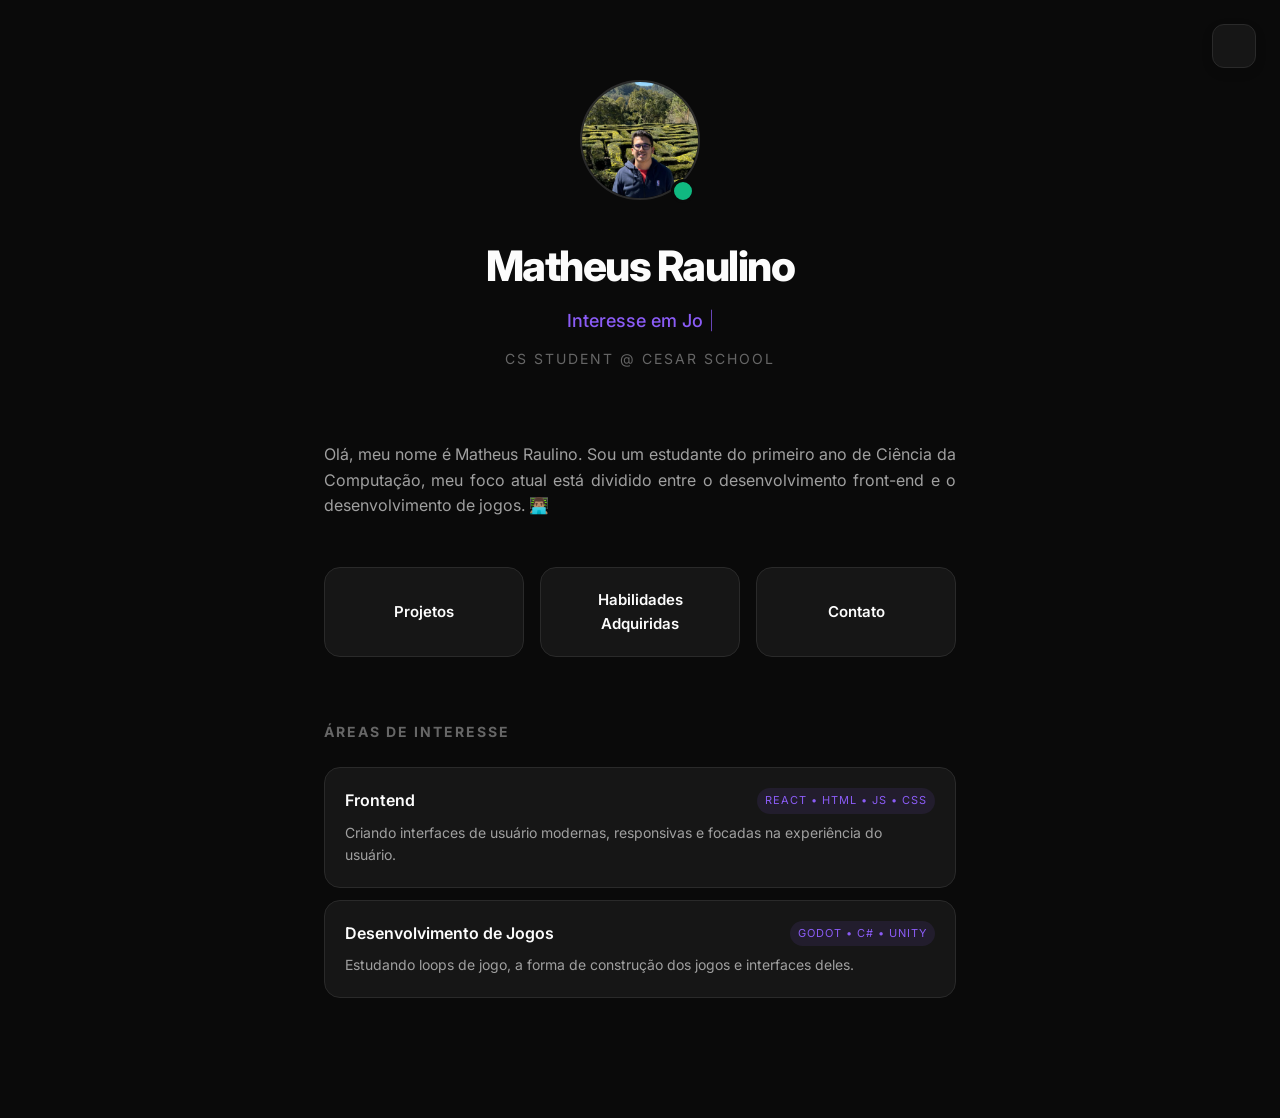
<file: index.html>
<!doctype html>
<html lang="pt-BR">
  <head>
    <meta charset="UTF-8" />
    <meta name="viewport" content="width=device-width, initial-scale=1.0" />
    <title>MR.Space</title>
    
    <link rel="preconnect" href="https://fonts.googleapis.com">
    <link rel="preconnect" href="https://fonts.gstatic.com" crossorigin>
    <link href="https://fonts.googleapis.com/css2?family=Inter:ital,opsz,wght@0,14..32,100..900;1,14..32,100..900&display=swap" rel="stylesheet">
    <link rel="stylesheet" href="style.css">
  </head>

  <body>
    
    <button class="tema" aria-label="Alternar modo de cor" onclick="alternarTema()">
      
    </button>

    <main class="container">
      
      <header class="identidade">
        <div class="avatar-wrapper">
          <img class="avatar" src="avatar.jpeg" alt="Matheus Raulino" width="120" height="120" />
        </div>
        <h1 class="nome">Matheus Raulino</h1>
        
        <div class="identidade-">
          <span class="typed-text" id="typed"></span><span class="cursor">|</span>
        </div>
        
        <p class="cs-student">CS Student @ CESAR School</p>
      </header>

      <section class="visivel">
        <article class="about-text">
          <p>Olá, meu nome é Matheus Raulino. Sou um estudante do primeiro ano de Ciência da Computação, meu foco atual está dividido entre o desenvolvimento front-end e o desenvolvimento de jogos. 👨🏽‍💻</p>
        </article>
        
        <nav class="nav-links">
          <a href="projetos.html" class="nav-card">Projetos</a>
          <a href="habilidades.html" class="nav-card">Habilidades Adquiridas</a>
          <a href="contato.html" class="nav-card">Contato</a>
        </nav>
      </section>

      <section class="visivel">
        <h2 class="section-title">Áreas de Interesse</h2>
        <ul class="modern-list">
          <li class="modern-item">
            <div class="item-header">
              <span class="item-title">Frontend</span>
              <span class="item-tech">React • HTML •  JS • CSS</span>
            </div>
            <p class="item-desc">Criando interfaces de usuário modernas, responsivas e focadas na experiência do usuário.</p>
          </li>
          <li class="modern-item">
            <div class="item-header">
              <span class="item-title">Desenvolvimento de Jogos</span>
              <span class="item-tech">Godot • C# • Unity</span>
            </div>
            <p class="item-desc">Estudando loops de jogo, a forma de construção dos jogos e interfaces deles.</p>
          </li>
        </ul>
      </section>

    </main>

    <script src="java.js"></script>
  </body>
</html>
</file>
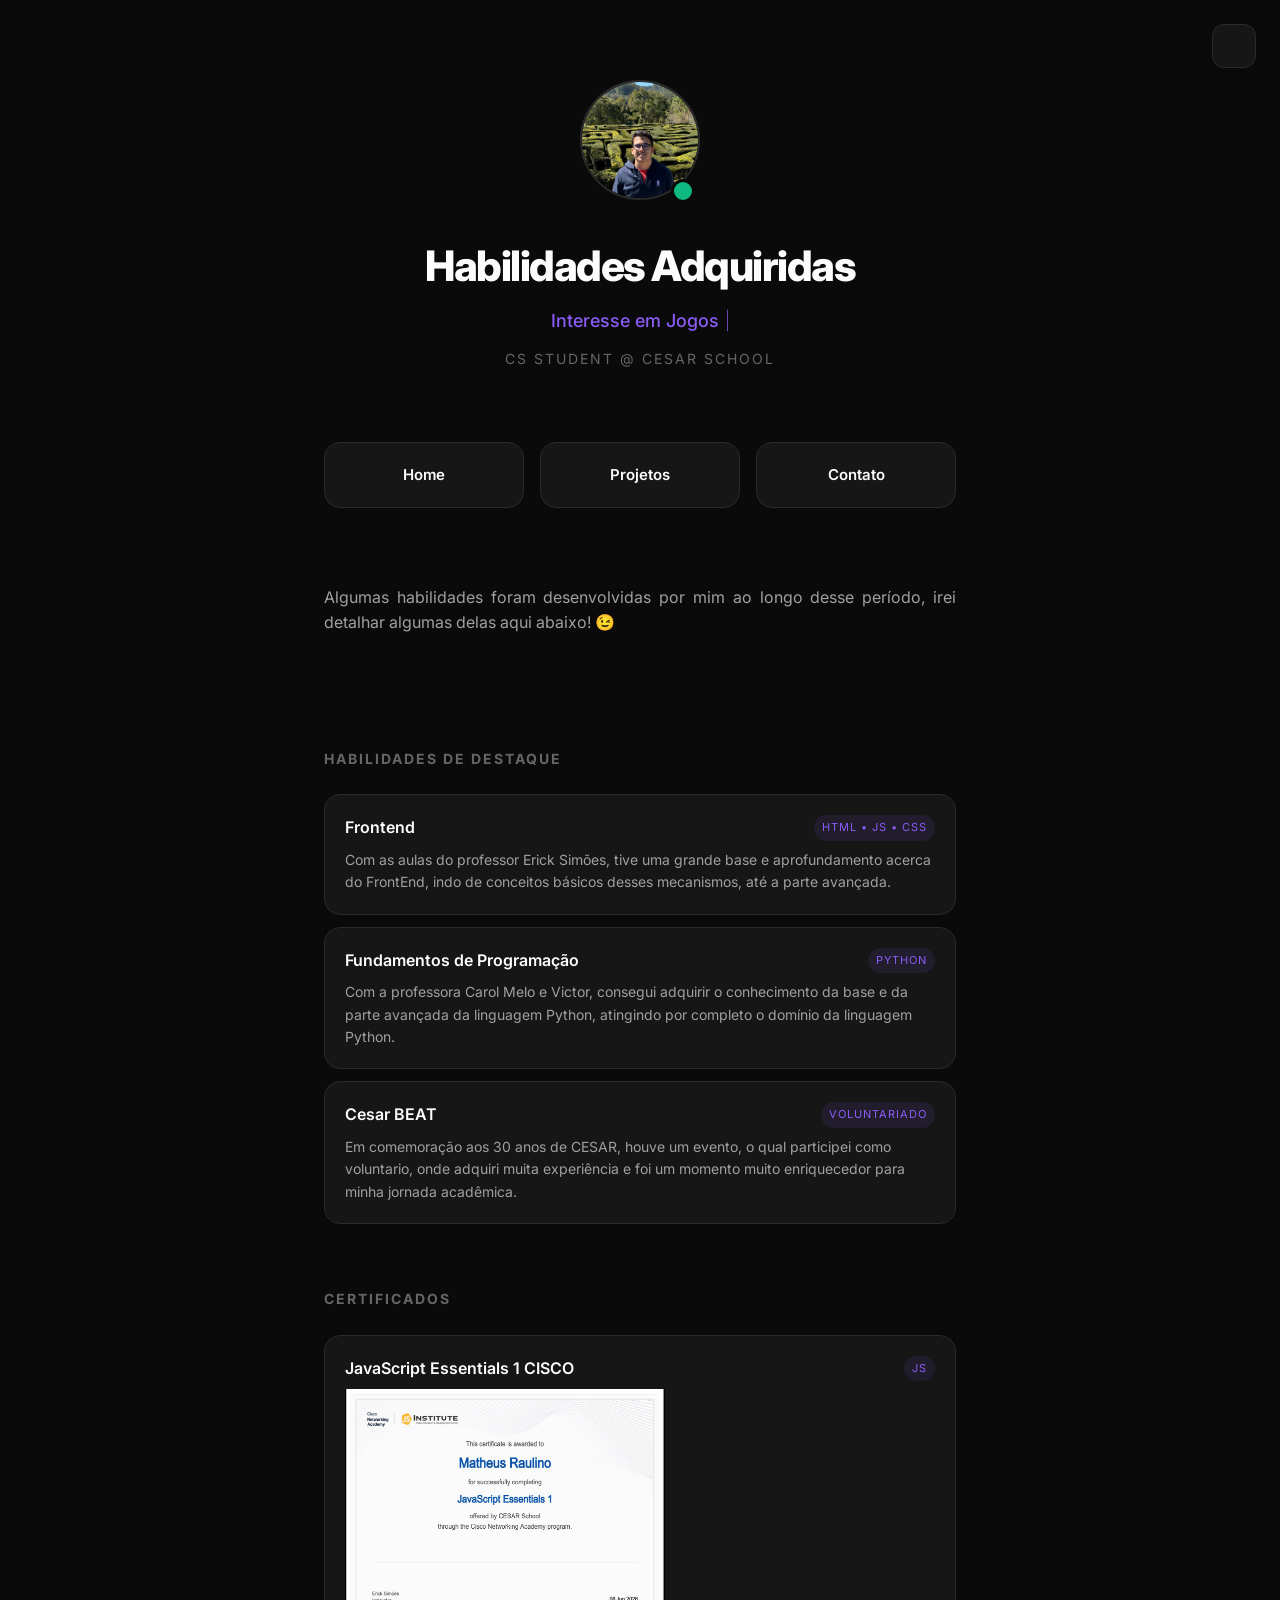
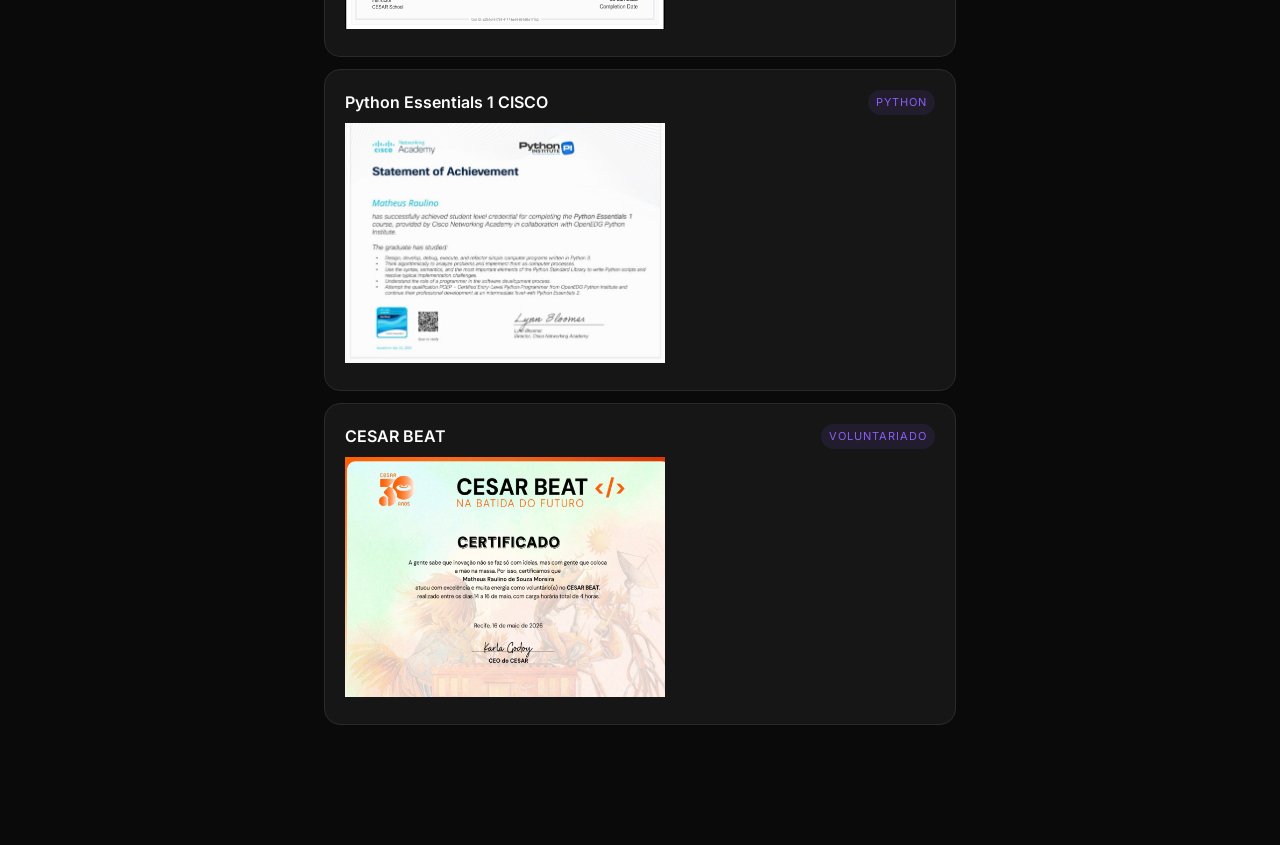
<file: habilidades.html>
<!doctype html>
<html lang="pt-BR">
  <head>
    <meta charset="UTF-8" />
    <meta name="viewport" content="width=device-width, initial-scale=1.0" />
    <title> MR.Space</title>
    
    <link rel="preconnect" href="https://fonts.googleapis.com">
    <link rel="preconnect" href="https://fonts.gstatic.com" crossorigin>
    <link href="https://fonts.googleapis.com/css2?family=Inter:ital,opsz,wght@0,14..32,100..900;1,14..32,100..900&display=swap" rel="stylesheet">
    <link rel="stylesheet" href="style.css">
    <link rel="stylesheet" href="java.js">
  </head>

  <body>
    
    <button class="tema" aria-label="Alternar modo de cor" onclick="alternarTema()">
      
    </button>

    <main class="container">
      
      <header class="identidade">
        <div class="avatar-wrapper">
          <img class="avatar" src="avatar.jpeg" alt="Matheus Raulino" width="120" height="120" />
        </div>
        <h1 class="nome">Habilidades Adquiridas</h1>
        
        <div class="identidade-">
          <span class="typed-text" id="typed"></span><span class="cursor">|</span>
        </div>
        
        <p class="cs-student">CS Student @ CESAR School</p>
      </header>
      <nav class="nav-links">
          <a href="index.html" class="nav-card">Home</a>
          <a href="projetos.html" class="nav-card">Projetos</a>
          <a href="contato.html" class="nav-card">Contato</a>
        </nav>
        <br><br><br>
      <section class="visivel">
        <section class="about-text">
          <p>Algumas habilidades foram desenvolvidas por mim ao longo desse período, irei detalhar algumas delas aqui abaixo! 😉</p>
        </section>
        
      </section>

      <section class="visivel">
        <h2 class="section-title">Habilidades de Destaque</h2>
        <ul class="modern-list">
          <li class="modern-item">
            <div class="item-header">
              <span class="item-title">Frontend</span>
              <span class="item-tech">HTML • JS • CSS</span>
            </div>
            <p class="item-desc"> Com as aulas do professor Erick Simões, tive uma grande base e aprofundamento acerca do FrontEnd, indo de conceitos básicos desses mecanismos, até a parte avançada.</p>
          </li>
          <li class="modern-item">
            <div class="item-header">
              <span class="item-title">Fundamentos de Programação</span>
              <span class="item-tech">Python</span>
            </div>
            <p class="item-desc"> Com a professora Carol Melo e Victor, consegui adquirir o conhecimento da base e da parte avançada da linguagem Python, atingindo por completo o domínio da linguagem Python.</p>
          </li>
          <li class="modern-item">
            <div class="item-header">
              <span class="item-title">Cesar BEAT</span>
              <span class="item-tech"> Voluntariado </span>
            </div>
            <p class="item-desc">Em comemoração aos 30 anos de CESAR, houve um evento, o qual participei como voluntario, onde adquiri muita experiência e foi um momento muito enriquecedor para minha jornada acadêmica.</p>
          </li>
        </ul>

        <section class="visivel">
        <h2 class="section-title">Certificados</h2>
        <ul class="modern-list">
          <li class="modern-item">
            <div class="item-header">
              <span class="item-title">JavaScript Essentials 1 CISCO</span>
              <span class="item-tech"> JS </span>
            </div>
            <p class="item-desc"><img src="js.certificado.jpeg" style="width: 320px; height: 240px;" alt=""></p>
          </li>
          <li class="modern-item">
            <div class="item-header">
              <span class="item-title">Python Essentials 1 CISCO</span>
              <span class="item-tech">Python</span>
            </div>
            <p class="item-desc"><img src="py.certificado.jpeg" style="width: 320px; height: 240px;" alt=""></p>
          </li>

          <li class="modern-item">
            <div class="item-header">
              <span class="item-title">CESAR BEAT</span>
              <span class="item-tech">Voluntariado</span>
            </div>
            <p class="item-desc"><img src="cesarbeat.certificado.jpeg" style="width: 320px; height: 240px;" alt=""></p>
          </li>
        </ul>

      </section>
      
       
    </main>
    <script src="java.js"></script>
  </body>
</html>
</file>
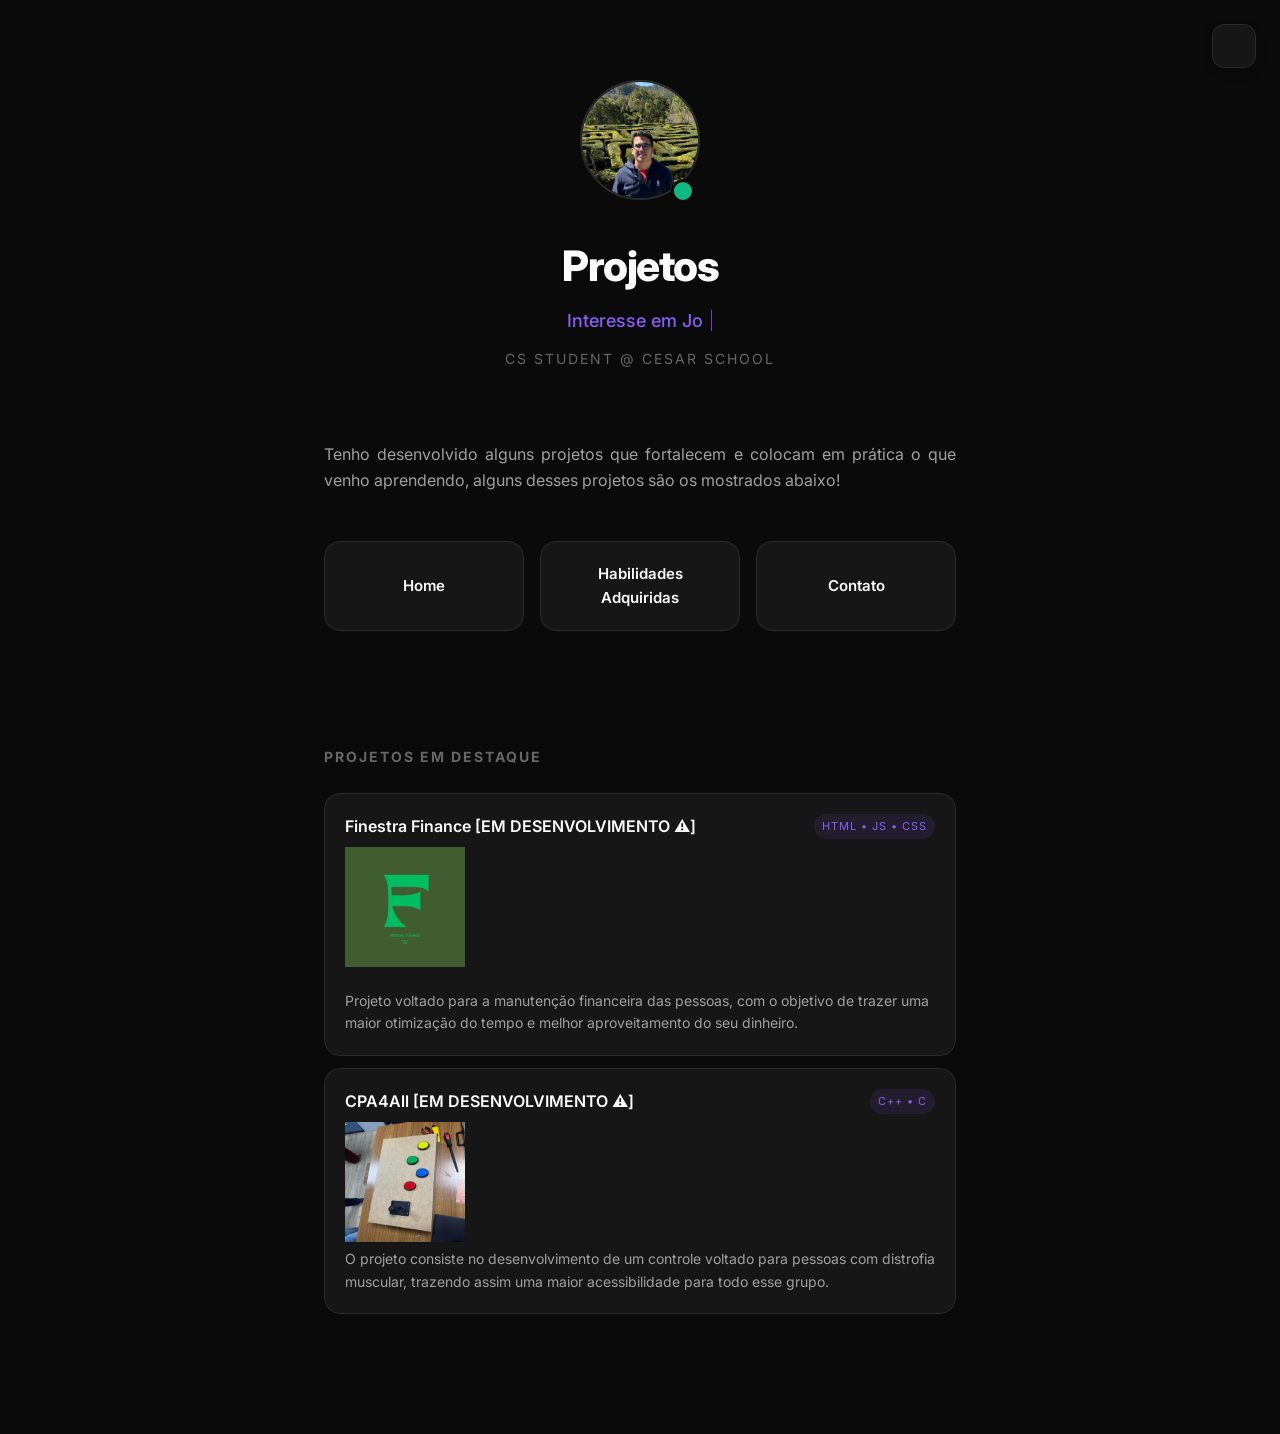
<file: projetos.html>
<!doctype html>
<html lang="pt-BR">
  <head>
    <meta charset="UTF-8" />
    <meta name="viewport" content="width=device-width, initial-scale=1.0" />
    <title> MR.Space</title>
    
    <link rel="preconnect" href="https://fonts.googleapis.com">
    <link rel="preconnect" href="https://fonts.gstatic.com" crossorigin>
    <link href="https://fonts.googleapis.com/css2?family=Inter:ital,opsz,wght@0,14..32,100..900;1,14..32,100..900&display=swap" rel="stylesheet">
    <link rel="stylesheet" href="style.css">
    <link rel="stylesheet" href="java.js">
  </head>

  <body>
    
    <button class="tema" aria-label="Alternar modo de cor" onclick="alternarTema()">
      
    </button>

    <main class="container">
      
      <header class="identidade">
        <div class="avatar-wrapper">
          <img class="avatar" src="avatar.jpeg" alt="Matheus Raulino" width="120" height="120" />
        </div>
        <h1 class="nome">Projetos</h1>
        
        <div class="identidade-">
          <span class="typed-text" id="typed"></span><span class="cursor">|</span>
        </div>
        
        <p class="cs-student">CS Student @ CESAR School</p>
      </header>

      <section class="visivel">
        <section class="about-text">
          <p>Tenho desenvolvido alguns projetos que fortalecem e colocam em prática o que venho aprendendo, alguns desses projetos são os mostrados abaixo! </p>
        </section>
        <nav class="nav-links">
          <a href="index.html" class="nav-card">Home</a>
          <a href="habilidades.html" class="nav-card">Habilidades Adquiridas</a>
          <a href="contato.html" class="nav-card">Contato</a>
        </nav>
      </section>
      <br><br>
      <section class="visivel">
        <h2 class="section-title">Projetos em Destaque</h2>
        <ul class="modern-list">
          <li class="modern-item">
            <div class="item-header">
              <span class="item-title">Finestra Finance [EM DESENVOLVIMENTO ⚠️]</span>
              <span class="item-tech">HTML • JS • CSS</span>
            </div>
            <p class="item-desc"><img src="finestra.logo.jpeg" style="width: 120px;height: 120px;display: flex; align-items: center;" alt=""><br> Projeto voltado para a manutenção financeira das pessoas, com o objetivo de trazer uma maior otimização do tempo e melhor aproveitamento do seu dinheiro.</p>
          </li>
          <li class="modern-item">
            <div class="item-header">
              <span class="item-title">CPA4All [EM DESENVOLVIMENTO ⚠️]</span>
              <span class="item-tech">C++ • C </span>
            </div>
            <p class="item-desc"><img src="cpa4all.jpeg" style="width: 120px;height: 120px;" ><br> O projeto consiste no desenvolvimento de um controle voltado para pessoas com distrofia muscular, trazendo assim uma maior acessibilidade para todo esse grupo. </p>
          </li>
        </ul>
      </section>
    </main>
    <script src="java.js"></script>
  </body>
</html>
</file>
<file: style.css>
:root {
        
        --bg-color: #0a0a0a;
        --card-bg: #161616;
        --text-primary: #fcfcfc;
        --text-secondary: #a0a0a0;
        --text-muted: #666666;
        --accent: #8b5cf6; 
        --border: #2a2a2a;
        --ease: cubic-bezier(0.23, 1, 0.32, 1); 
      }

      body.claro {
        --bg-color: #f7f7f7;
        --card-bg: #ffffff;
        --text-primary: #121212;
        --text-secondary: #4a4a4a;
        --text-muted: #999999;
        --accent: #6d28d9;
        --border: #e0e0e0;
      }

   
      * {
        margin: 0;
        padding: 0;
        box-sizing: border-box;
      }

      body {
        font-family: 'Inter', sans-serif;
        background-color: var(--bg-color);
        color: var(--text-secondary);
        line-height: 1.6;
        -webkit-font-smoothing: antialiased;
        transition: background-color 0.4s var(--ease), color 0.4s var(--ease);
        overflow-x: hidden;
      }

      
      .container {
        max-width: 680px; 
        margin: 0 auto;
        padding: 80px 24px 120px;
      }

      
      .animation {
        opacity: 0;
        transform: translateY(20px);
        transition: opacity 0.6s var(--ease), transform 0.6s var(--ease);
        visibility: hidden;
      }

      .visivel {
        opacity: 1;
        transform: translateY(0);
        visibility: visible;
      }

      
      .tema {
        position: fixed;
        top: 24px;
        right: 24px;
        width: 44px;
        height: 44px;
        display: flex;
        align-items: center;
        justify-content: center;
        cursor: pointer;
        border: 1px solid var(--border);
        border-radius: 12px;
        background-color: var(--card-bg);
        color: var(--text-secondary);
        z-index: 1000;
        transition: all 0.3s var(--ease);
        box-shadow: 0 4px 12px rgba(0,0,0,0.1);
      }

      .tema:hover {
        border-color: var(--accent);
        color: var(--accent);
        transform: translateY(-2px);
      }


      .tema .icone-sol { display: none; }
      .tema .icone-lua { display: block; }
      body.claro .icone-sol { display: block; }
      body.claro .icone-lua { display: none; }

      
      .identidade {
        text-align: center;
        margin-bottom: 72px;
        display: flex;
        flex-direction: column;
        align-items: center;
        opacity: 0;
        animation: heroLoad 0.8s var(--ease) forwards;
      }

      @keyframes heroLoad {
        to { opacity: 1; transform: translateY(0); }
        from { opacity: 0; transform: translateY(30px); }
      }

      .avatar-wrapper {
        position: relative;
        margin-bottom: 24px;
      }

      .avatar {
        width: 120px;
        height: 120px;
        border-radius: 50%;
        object-fit: cover;
        border: 2px solid var(--border);
        transition: border-color 0.3s var(--ease), transform 0.3s var(--ease);
      }

      .avatar-wrapper:hover .avatar {
        border-color: var(--accent);
        transform: scale(1.05);
      }

      .avatar-wrapper::after {
        content: '';
        position: absolute;
        bottom: 5px;
        right: 5px;
        width: 18px;
        height: 18px;
        background-color: #10b981; 
        border-radius: 50%;
        border: 3px solid var(--bg-color);
      }

      .nome {
        font-weight: 800; 
        font-size: 42px;
        color: var(--text-primary);
        letter-spacing: -1.5px;
        margin-bottom: 8px;
      }

      .identidade- {
        font-size: 18px;
        font-weight: 500;
        color: var(--accent); 
        margin-bottom: 12px;
        display: flex;
        gap: 6px;
        justify-content: center;
      }

      .cursor {
        font-weight: 200;
        animation: blink 1s infinite;
      }

      @keyframes blink { 50% { opacity: 0; } }

      .cs-student {
        font-size: 14px;
        text-transform: uppercase;
        letter-spacing: 2px;
        color: var(--text-muted);
      }

      
      .about-text {
        font-size: 16px;
        color: var(--text-secondary);
        margin-bottom: 48px;
        text-align: justify;
      }

      .about-text strong {
        color: var(--text-primary);
        font-weight: 600;
      }

      .nav-links {
        display: grid;
        grid-template-columns: repeat(auto-fit, minmax(160px, 1fr));
        gap: 16px;
        width: 100%;
      }

      .nav-card {
        display: flex;
        align-items: center;
        justify-content: center;
        padding: 20px;
        background-color: var(--card-bg);
        border: 1px solid var(--border);
        border-radius: 16px;
        color: var(--text-primary);
        text-decoration: none;
        font-weight: 600;
        font-size: 15px;
        transition: all 0.3s var(--ease);
        text-align: center;
        
        
        position: relative;
        overflow: hidden;
      }

      .nav-card:hover {
        border-color: var(--accent);
        transform: translateY(-5px);
        box-shadow: 0 10px 30px -10px rgba(139, 92, 246, 0.2);
      }

      .nav-card::before {
        content: '';
        position: absolute;
        top: 0; left: -100%;
        width: 100%; height: 100%;
        background: linear-gradient(90deg, transparent, rgba(255,255,255,0.05), transparent);
        transition: 0.5s;
      }

      .nav-card:hover::before {
        left: 100%;
      }

      
      .section-title {
        font-size: 14px;
        font-weight: 700;
        text-transform: uppercase;
        letter-spacing: 2px;
        color: var(--text-muted);
        margin-bottom: 24px;
        padding-top: 64px;
      }

      .modern-list {
        list-style: none;
        display: flex;
        flex-direction: column;
        gap: 12px;
      }

      .modern-item {
        background-color: var(--card-bg);
        border: 1px solid var(--border);
        padding: 20px;
        border-radius: 16px;
        transition: all 0.3s var(--ease);
        cursor: pointer;
      }

      .modern-item:hover {
        border-color: var(--accent);
        transform: scale(1.01);
      }

      .item-header {
        display: flex;
        justify-content: space-between;
        align-items: center;
        margin-bottom: 8px;
      }

      .item-title {
        color: var(--text-primary);
        font-weight: 600;
        font-size: 16px;
      }

      .item-tech {
        font-size: 11px;
        text-transform: uppercase;
        letter-spacing: 1px;
        color: var(--accent);
        background-color: rgba(139, 92, 246, 0.1);
        padding: 4px 8px;
        border-radius: 20px;
      }

      .item-desc {
        font-size: 14px;
        color: var(--text-secondary);
      }

      
      @media (max-width: 500px) {
        .nome { font-size: 32px; letter-spacing: -1px; }
        .hero { margin-bottom: 48px; }
        .nav-links { grid-template-columns: 1fr; }
        .container { padding-top: 60px; }
      }
</file>
